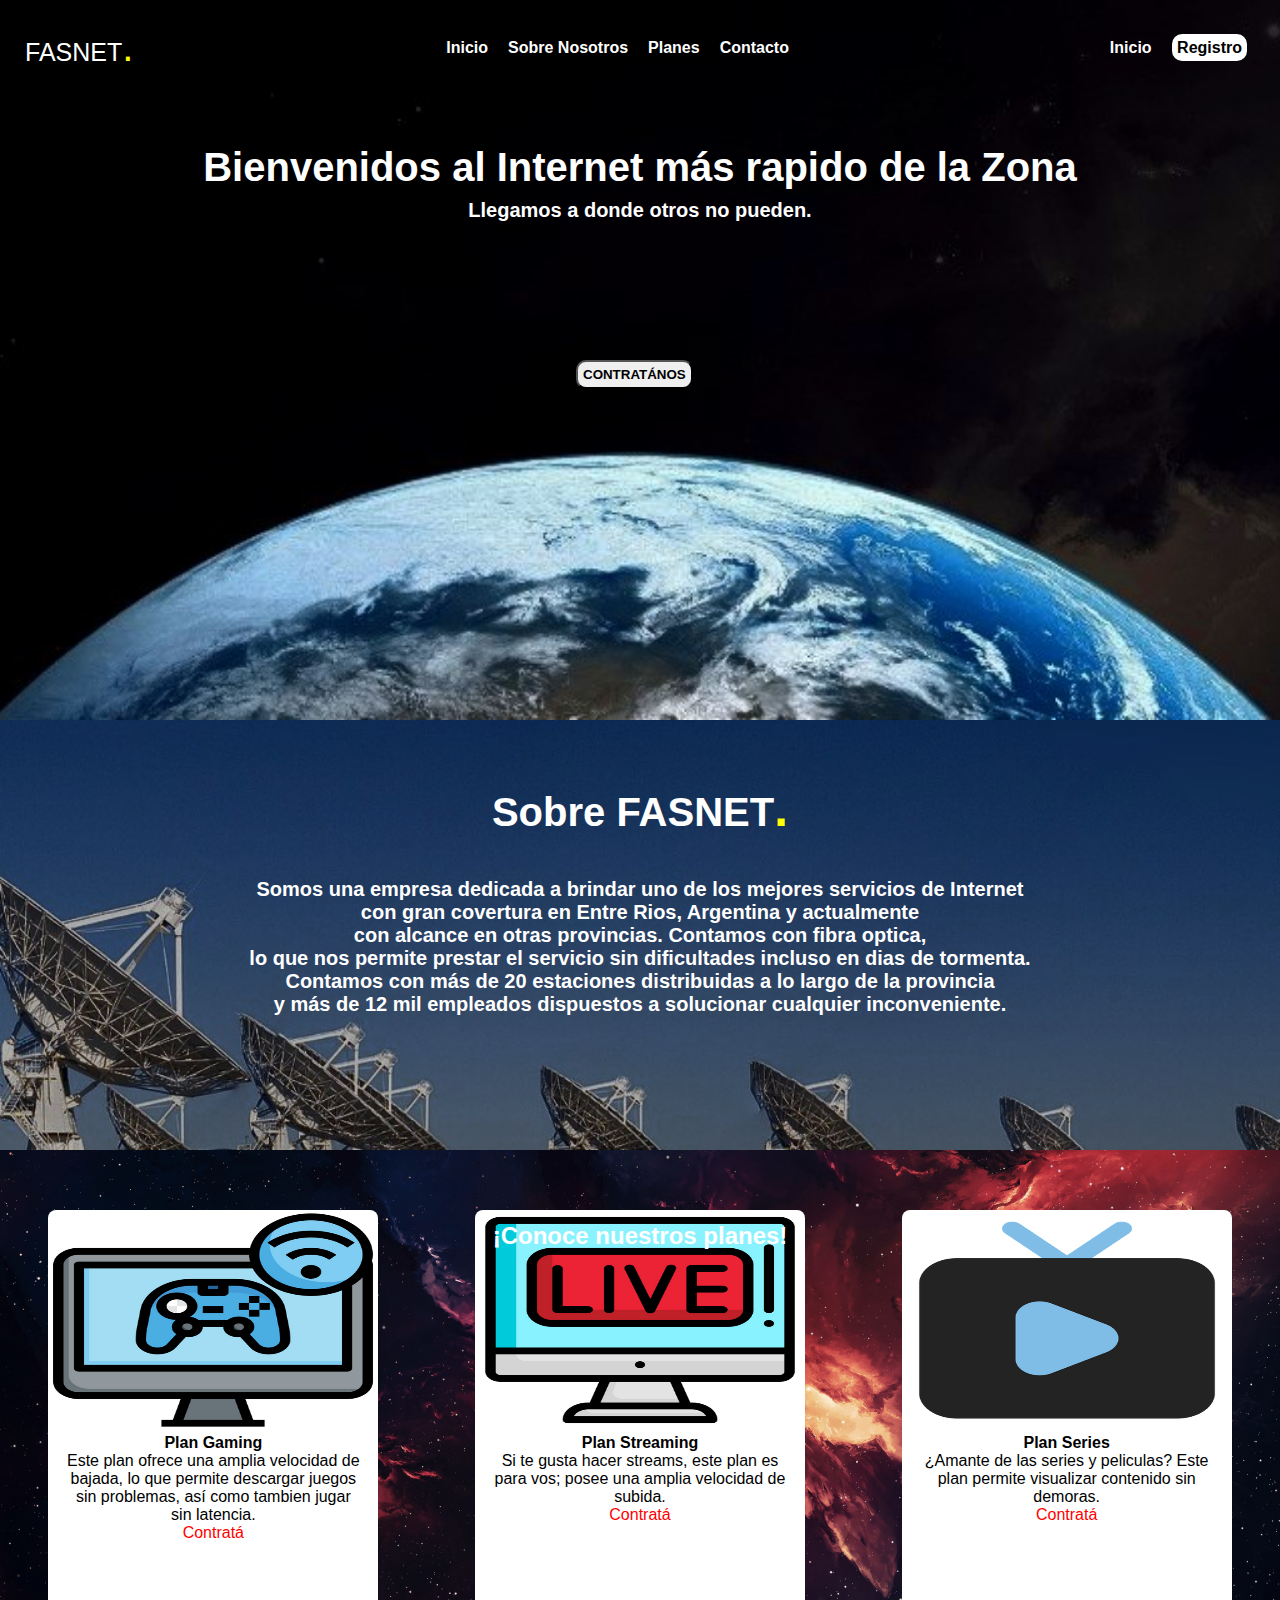
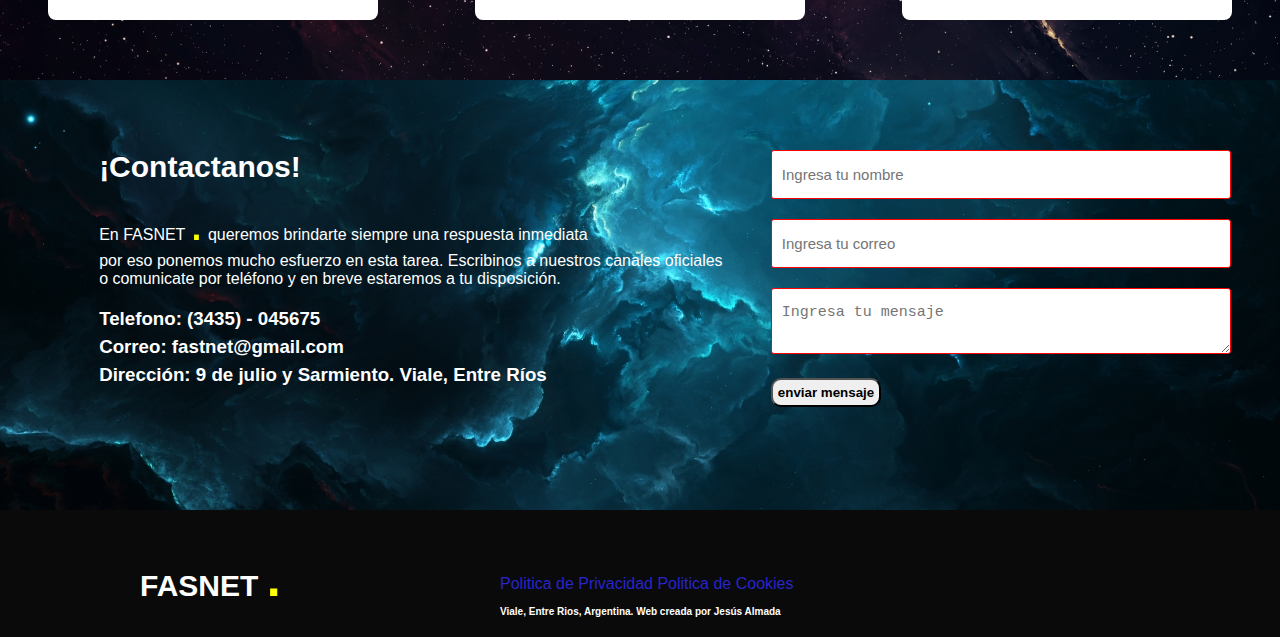
<file: index.html>
<!DOCTYPE html>
<html lang="en">
<head>
    <meta charset="UTF-8">
    <meta name="viewport" content="width=device-width, initial-scale=1.0">
    <title>Fasnet</title>
    <link rel="stylesheet" href="style.css">
</head>
<body>
 
    <header>
        <div class="nav" id="inicio">
            <div class="logo">FASNET<span>.</span></div>
            <ul class="menu">
                <li><a href="#inicio">Inicio</a></li>
                <li><a href="#nosotros">Sobre Nosotros</a></li>
                <li><a href="#planes">Planes</a></li>
                <li><a href="#contacto">Contacto</a></li>
            </ul>

            <div class="registros">
                <a class="registros-inicio" href="#">Inicio</a>
                <a class="registros-registro" href="registro.html">Registro</a>
            </div>


        </div>

        <h1 class="titprincipal">Bienvenidos al Internet más rapido de la Zona</h1>
        <h2 class="subt">Llegamos a donde otros no pueden.</h2>
        <button class="btn1">CONTRATÁNOS</button>
    </header>

    <div class="contenedor2" id="nosotros">
        <h2>Sobre FASNET<span class="punto">.</span></h2>
        <h3>Somos una empresa dedicada a brindar uno de los mejores servicios de Internet <br> con gran covertura en Entre Rios, Argentina y actualmente <br> con alcance en otras provincias. Contamos con fibra optica, <br> lo que nos permite prestar el servicio sin dificultades incluso en dias de tormenta. <br> Contamos con más de 20 estaciones distribuidas a lo largo de la provincia <br> y más de 12 mil empleados dispuestos a solucionar cualquier inconveniente.</h3>
    </div>
     
    

    <div class="contenedor" id="planes">

        <h2>¡Conoce nuestros planes!</h2>

        <div class="card">
            <img src="/img/gaming.png" alt="">
            <h4>Plan Gaming</h4>
            <p>Este plan ofrece una amplia velocidad de bajada, lo que permite descargar juegos <br> sin problemas, así como tambien jugar sin latencia.</p>
            <a href="#">Contratá</a>
        </div>

        <div class="card">
            <img src="/img/streaming.png" alt="">
            <h4>Plan Streaming</h4>
            <p>Si te gusta hacer streams, este plan es para vos; posee una amplia velocidad de subida.</p>
            <a href="#">Contratá</a>
        </div>

        <div class="card">
            <img src="/img/series.png" alt="">
            <h4>Plan Series</h4>
            <p>¿Amante de las series y peliculas? Este plan permite visualizar contenido sin demoras.</p>
            <a href="#">Contratá</a>
        </div>


    </div>
    
    <div class="contenedor3" id="contacto">
        <div class="infor-form">
            <h2>¡Contactanos!</h2>
            <p>En FASNET <span class="punto">.</span> queremos brindarte siempre una respuesta inmediata <br>
                por eso ponemos mucho esfuerzo en esta tarea. Escribinos a nuestros canales oficiales <br>
                o comunicate por teléfono y en breve estaremos a tu disposición.
            </p>
            <h3>Telefono: (3435) - 045675</h3>
            <h3>Correo: fastnet@gmail.com</h3>
            <h3>Dirección: 9 de julio y Sarmiento. Viale, Entre Ríos</h3>
        </div>

        <div class="infoform">
            <form action="#" autocomplete="off">
            <input type="text" name="nombre" placeholder="Ingresa tu nombre" class="campo1">
            <input type="email" name="email" placeholder="Ingresa tu correo" class="campo">
            <textarea class="campo" name="mensaje" placeholder="Ingresa tu mensaje"></textarea>
            <input type="submit" name="enviar" value="enviar mensaje" class="btn-enviar">
        </form>
        </div>
        
    </div>

    <footer>
        <div class="contenido-footer">
            <h2>FASNET <span class="punto">.</span> </h3>
            <a href="#">Politica de Privacidad</a>
            <a href="#">Politica de Cookies</a>

            <h3>Viale, Entre Rios, Argentina. Web creada por Jesús Almada</h3>
        </div>
    </footer>


</body>
</html>
</file>
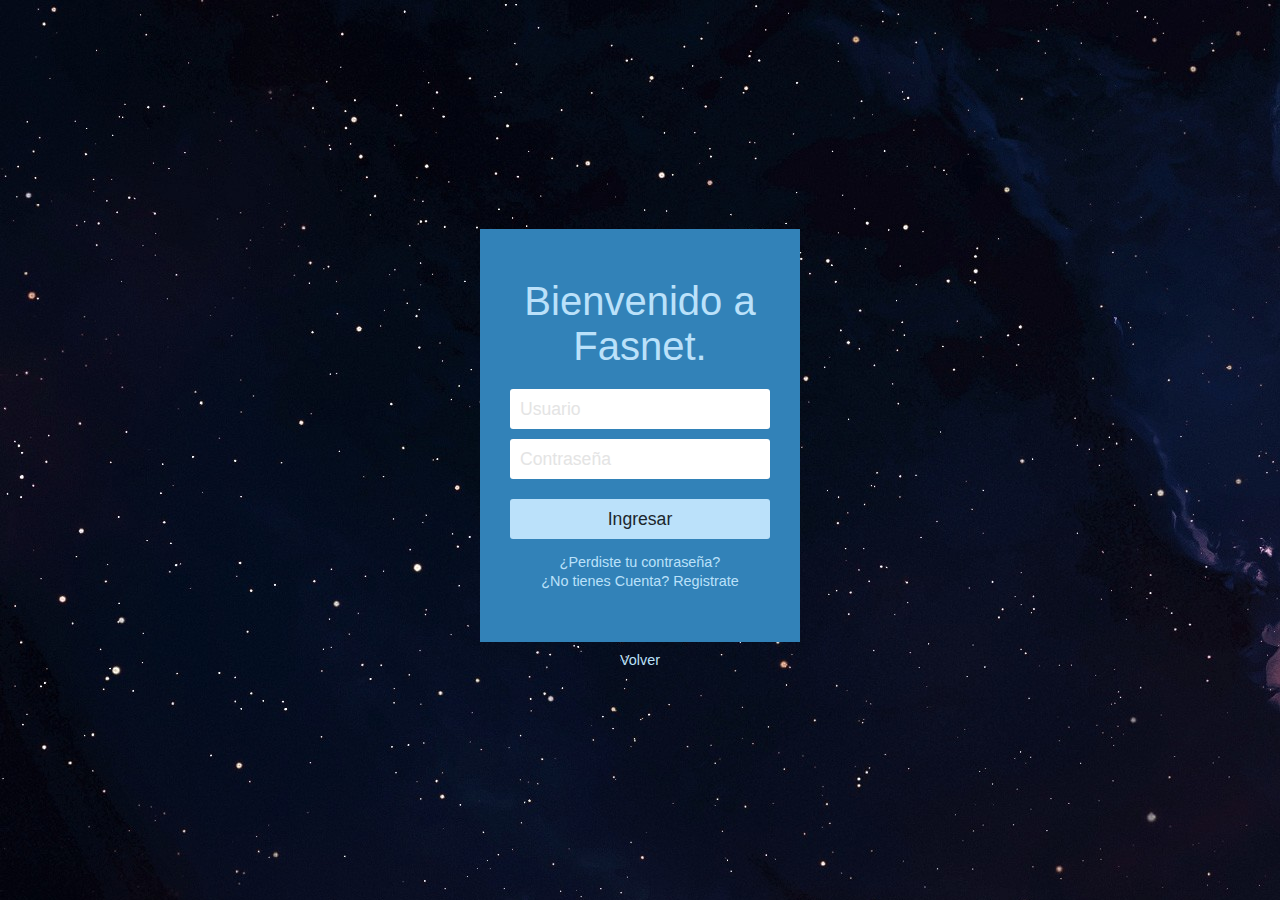
<file: registro.html>
<!DOCTYPE html>
<html lang="en">
<head>
    <meta charset="UTF-8">
    <meta name="viewport" content="width=device-width, initial-scale=1.0">
    <title>Fasnet</title>
    <link rel="stylesheet" href="estliloslogin.css">
</head>
<body>
    <header>

        <div id="contenedor">
            <div id="central">
                <div id="login">
                    <div class="titulo">
                        Bienvenido a Fasnet.
                    </div>
                    <form id="loginform">
                        <input type="text" name="usuario" placeholder="Usuario" required>
                        
                        <input type="password" placeholder="Contraseña" name="password" required>
                        
                        <button type="submit" title="Ingresar" name="Ingresar">Ingresar</button>
                    </form>
                    <div class="pie-form">
                        <a href="#">¿Perdiste tu contraseña?</a>
                        <a href="#">¿No tienes Cuenta? Registrate</a>
                    </div>
                </div>
                <div class="inferior">
                    <a href="index.html">Volver</a>
                </div>
            </div>
        </div>



</body>
</html>
</file>
<file: style.css>
*{
    margin: 0;
    padding: 0;
    box-sizing: border-box;
}

body {
    font-family: 'PT Sans', sans-serif;
}

header{
    width: 100%;
    height: 80vh;
    background-image: url(/img/wal2.jpg);
    background-size: cover;
    background-position: center;
}

.nav {
    width: 100%;
    display: flex;
    align-items: center;
    justify-content: space-between;
    padding: 25px;
    transition: all 0.5s ease;
    position: static;
}

.logo {
    font-size: 25px;
    color: #fff;
    font-weight: 100;
}

.logo span {
    color: yellow;
    font-size: 40px;
}

.menu {
    display: flex;
}

.menu li {
    list-style: none;
    margin: 10px;
}

.menu li a {
    color: #fff;
    text-decoration: none;
    font-weight: bold;
    transition: all 0.5s ease;
}

.menu li a:hover{
    padding: 5px 10px;
    background-color: #fff;
    color: #000;
    border-radius: 15px;
}

.registros-inicio {
    color: #fff;
    text-decoration: none;
    font-weight: bold;
    transition: all 0.5s ease;
}

.registros-registro {
    color: #000000;
    background-color: #ffffff;
    padding: 5px;
    border-radius: 10px;
    text-decoration: none;
    font-weight: bold;
    transition: all 0.5s ease;
}

.registros a:hover {
    margin: 8px;
    background-color: #fff;
    color: #000;
    padding: 5px 10px;
    border-radius: 15px;
}

.registros a {
    margin: 8px;
}

.titprincipal {
    font-size: 40px;
    color: #fff;
    margin-top: 50px;
    text-align: center;

}

.subt {
    font-size: 20px;
    color: #fff;
    text-align: center;
    margin-top: 9px;
}

.btn1 {
    position: absolute;
    left: 45%;
    top: 40%;
    border-radius: 10px;
    padding: 5px;
    text-decoration: none;
    font-weight: bold;

}

.contenedor {
    width: 100%;
    max-width: 1400px;
    height: 530px;
    display: flex;
    flex-wrap: wrap;
    justify-content:space-around;
    align-items: center;
    margin: auto;
    background-image: url(/img/galaxias2222.jpg);
    background-size: cover;
    background-position: center;
}

.contenedor .card {
    width: 330px;
    height: 410px;
    border-radius: 8px;
    box-shadow: 0 2px 2px rgba (0,0,0, 0.2);
    overflow: hidden;
    margin: 20px;
    text-align: center;
    transition: all 0.2s;
    background-color: #ffffff;
}

.contenedor .card:hover {
    transform: translateY(-15px);
    box-shadow: 0 12px 16px rgba(0,0,0, 0.2);
}

.contenedor .card img {
    width: 330px;
    height: 220px;
}

.contenedor .card h4 {
    font-weight: 600;
}

.contenedor .card p {
    padding: 0 1rem;
    font-size: 16px;
    font-weight: 300;
    
}

.contenedor .card a {
    font-weight: 500;
    text-decoration: none;
    color: #ff0000;
}

.contenedor h2 {
    position: absolute;
    bottom: -350px;
    color: #fff;
}

.contenedor2 {
    width: 100%;
    max-width: 1400px;
    height: 430px;
    background-color: #000;
    color: #fff;
    justify-content: center;
    background-image: url(/img/satelite2.jpg);
    background-size: cover;
    background-position: center;
    

}

.contenedor2 h2 {
    text-align: center;
    padding-top: 60px;
    margin-bottom: 40px;
    font-size: 40px;

}

.contenedor2 h3 {
    text-align: center;
    font-size: 20px;

}

.punto{
    color: yellow;
    font-size: 50px;
}

.contenedor3 {
    width: 100%;
    height: 430px;
    max-width: 1400px;
    display: flex;
    justify-content: space-around;
    background-image: url(/img/nebuazul.jpg);
}

.contenedor3 h2 {
    font-size: 30px;
    position: relative;
    left: 50px;
    top: 70px;
    color: #fff;
}

.contenedor3 p {
    position: relative;
    left: 50px;
    top: 80px;
    color: #fff;
}

.contenedor3 h3 {
    position: relative;
    left: 50px;
    top: 100px;
    margin-bottom: 6px;
    color: #fff;

}

.infoform {
    width: 460px;
}

.campo {
    width: 100%;
    padding: 15px 10px;
    font-size: 15px;
    border: 1px solid #ff0000;
    margin-bottom: 20px;
    border-radius: 3px;
    outline: 0px;

}

.campo1 {
    width: 100%;
    padding: 15px 10px;
    font-size: 15px;
    border: 1px solid #ff0000;
    margin-top: 70px;
    margin-bottom: 20px;
    border-radius: 3px;
    outline: 0px;
}

.btn-enviar {
    border-radius: 10px;
    padding: 5px;
    text-decoration: none;
    font-weight: bold;

}

footer {
    bottom: 0;
    left: 0;
    right: 0;
    background-color: #0a0a0a;
    height: auto;
    width: 100%;
    padding-top: 40px;
    color: #fff;
}

.contenido-footer h2 {
    font-size: 30px;
    position: relative;
    left: 140px;
}

.contenido-footer a {
    text-decoration: none;
    color: #2724ca;
    position: relative;
    left: 500px;
    bottom: 33px;
    gap: 8px;
}

.contenido-footer h3 {
    font-size: 10px;
    position: relative;
    left: 500px;
    bottom: 20px;
}
</file>
<file: estliloslogin.css>
body {
    font-family: 'Overpass', sans-serif;
    font-weight: normal;
    font-size: 100%;
    color: #1b262c;
    margin: 0;
    background-color: #070707;
    background-image: url(/img/galaxias2222.jpg);
}

#contenedor {
    display: flex;
    align-items: center;
    justify-content: center;
    
    margin: 0;
    padding: 0;
    min-width: 100vw;
    min-height: 100vh;
    width: 100%;
    height: 100%;
}

#central {
    max-width: 320px;
    width: 100%;
}

.titulo {
    font-size: 250%;
    color:#bbe1fa;
    text-align: center;
    margin-bottom: 20px;
}

#login {
    width: 100%;
    padding: 50px 30px;
    background-color: #3282b8;
    
    box-sizing: border-box;
}

#login input {
    font-family: 'Overpass', sans-serif;
    font-size: 110%;
    color: #1b262c;
    
    display: block;
    width: 100%;
    height: 40px;
    
    margin-bottom: 10px;
    padding: 5px 5px 5px 10px;
    
    box-sizing: border-box;
    
    border: none;
    border-radius: 3px 3px 3px 3px;
}

#login input::placeholder {
    font-family: 'Overpass', sans-serif;
    color: #E4E4E4;
}

#login button {
    font-family: 'Overpass', sans-serif;
    font-size: 110%;
    color:#1b262c;
    width: 100%;
    height: 40px;
    border: none;
    
    border-radius: 3px 3px 3px 3px;
    
    background-color: #bbe1fa;
    
    margin-top: 10px;
}

#login button:hover {
    background-color: #0f4c75;
    color:#bbe1fa;
}

.pie-form {
    font-size: 90%;
    text-align: center;    
    margin-top: 15px;
}

.pie-form a {
    display: block;
    text-decoration: none;
    color: #bbe1fa;
    margin-bottom: 3px;
}

.pie-form a:hover {
    color: #0f4c75;
}

.inferior {
    margin-top: 10px;
    font-size: 90%;
    text-align: center;
}

.inferior a {
    display: block;
    text-decoration: none;
    color: #bbe1fa;
    margin-bottom: 3px;
}

.inferior a:hover {
    color: #3282b8;
}
</file>
